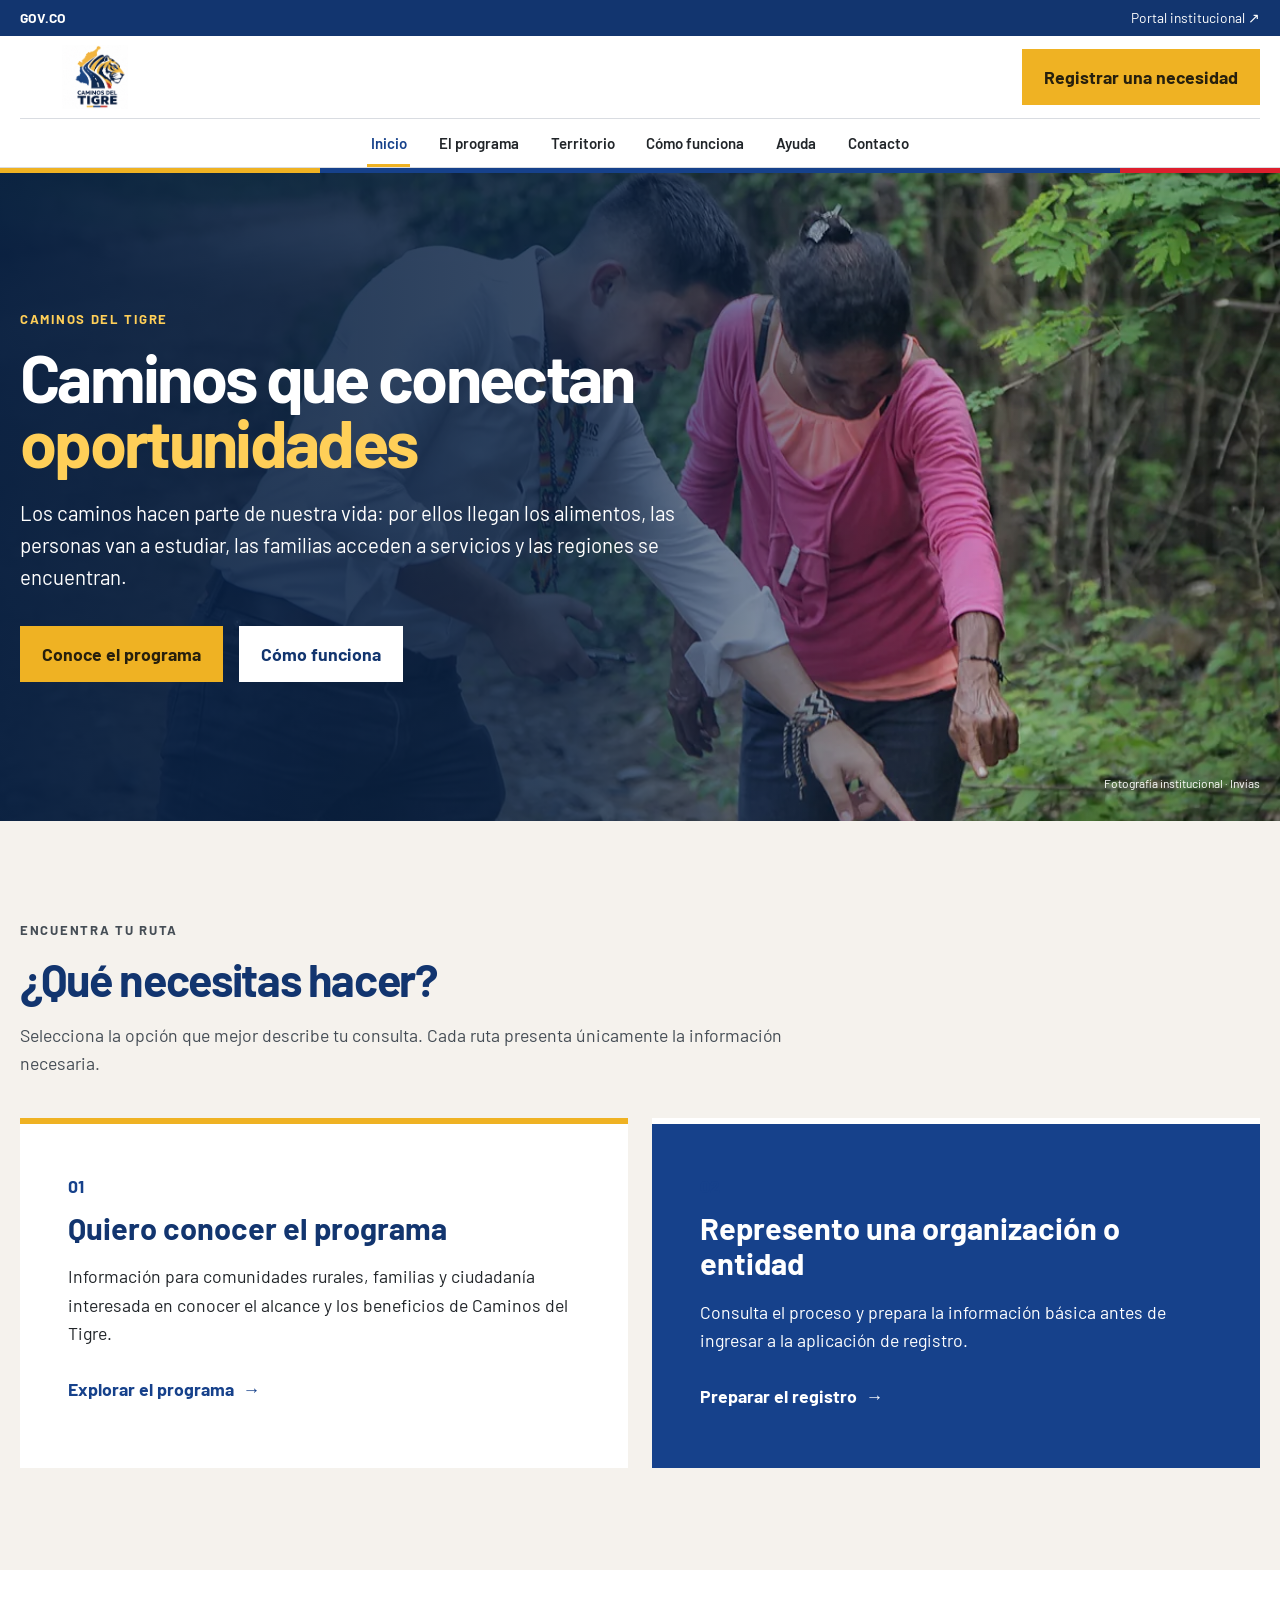
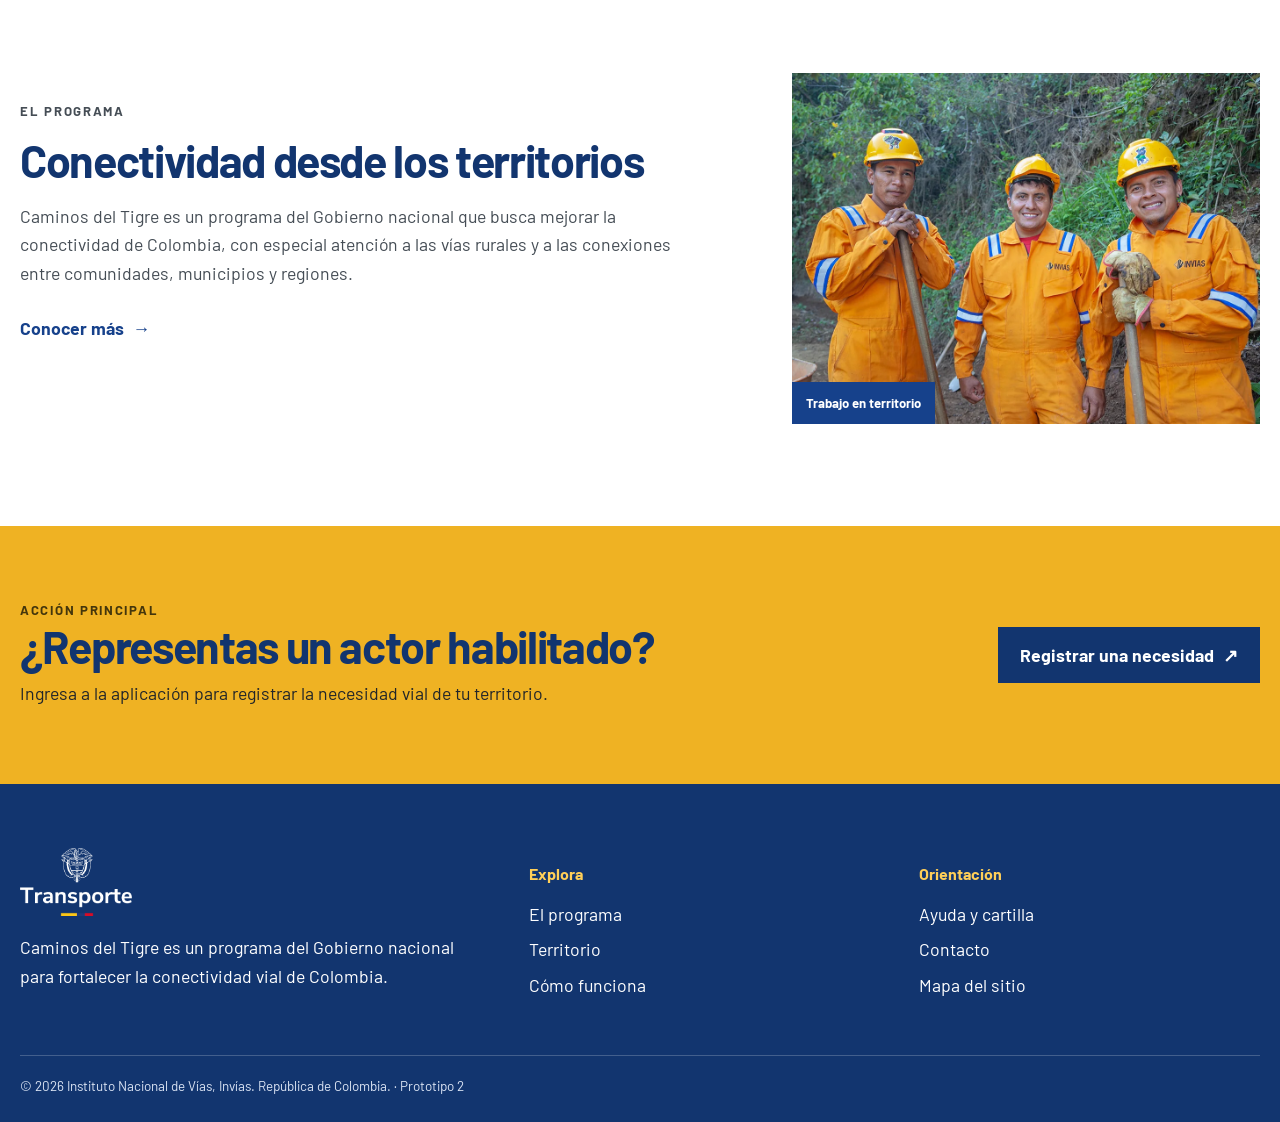
<file: index.html>
<!doctype html><html lang="es"><head><meta charset="utf-8"><meta name="viewport" content="width=device-width,initial-scale=1"><title>Caminos del Tigre · Inicio</title><meta name="description" content="Conoce Caminos del Tigre y encuentra la ruta adecuada para informarte o registrar una necesidad vial."><meta property="og:title" content="Caminos del Tigre"><meta property="og:description" content="Caminos que conectan oportunidades."><meta property="og:type" content="website"><link rel="stylesheet" href="v2.css"><script defer src="v2.js"></script></head><body data-page="inicio">
<a class="skip-link" href="#contenido">Saltar al contenido principal</a><div class="institutional"><div class="shell"><strong>GOV.CO</strong><a href="https://www.invias.gov.co/" target="_blank" rel="noopener">Portal institucional <span aria-hidden="true">↗</span></a></div></div>
<header class="header"><div class="shell header-main"><a class="brand" href="index.html" aria-label="Caminos del Tigre, inicio"><img src="assets/caminos-del-tigre.png" alt="Caminos del Tigre"></a><button class="menu-toggle" type="button" aria-expanded="false" aria-controls="nav">Menú <span aria-hidden="true">☰</span></button><a class="button header-action" href="https://yukon-statement-len-chairman.trycloudflare.com/login" target="_blank" rel="noopener">Registrar una necesidad</a></div><nav class="nav shell" id="nav" aria-label="Navegación principal"><a data-nav="inicio" href="index.html">Inicio</a><a data-nav="programa" href="programa.html">El programa</a><a data-nav="territorio" href="territorio.html">Territorio</a><a data-nav="proceso" href="como-funciona.html">Cómo funciona</a><a data-nav="ayuda" href="ayuda.html">Ayuda</a><a data-nav="contacto" href="contacto.html">Contacto</a></nav></header><div class="tricolor" aria-hidden="true"><i></i><i></i><i></i></div>
<main id="contenido"><section class="home-hero"><div class="shell home-hero-inner"><div><p class="eyebrow">Caminos del Tigre</p><h1>Caminos que conectan <em>oportunidades</em></h1><p class="lead">Los caminos hacen parte de nuestra vida: por ellos llegan los alimentos, las personas van a estudiar, las familias acceden a servicios y las regiones se encuentran.</p><div class="hero-actions"><a class="button" href="programa.html">Conoce el programa</a><a class="button button-light" href="como-funciona.html">Cómo funciona</a></div></div></div><p class="photo-credit">Fotografía institucional · Invías</p></section>
<section class="section warm" aria-labelledby="elige-ruta"><div class="shell"><div class="heading"><p class="kicker">Encuentra tu ruta</p><h2 id="elige-ruta">¿Qué necesitas hacer?</h2><p>Selecciona la opción que mejor describe tu consulta. Cada ruta presenta únicamente la información necesaria.</p></div><div class="route-grid"><article class="route-card"><span aria-hidden="true">01</span><h3>Quiero conocer el programa</h3><p>Información para comunidades rurales, familias y ciudadanía interesada en conocer el alcance y los beneficios de Caminos del Tigre.</p><a class="text-link" href="programa.html">Explorar el programa <span aria-hidden="true">→</span></a></article><article class="route-card route-card-blue"><span aria-hidden="true">02</span><h3>Represento una organización o entidad</h3><p>Consulta el proceso y prepara la información básica antes de ingresar a la aplicación de registro.</p><a class="text-link light-link" href="como-funciona.html">Preparar el registro <span aria-hidden="true">→</span></a></article></div></div></section>
<section class="section"><div class="shell intro-grid"><div class="heading"><p class="kicker">El programa</p><h2>Conectividad desde los territorios</h2><p>Caminos del Tigre es un programa del Gobierno nacional que busca mejorar la conectividad de Colombia, con especial atención a las vías rurales y a las conexiones entre comunidades, municipios y regiones.</p><a class="text-link" href="programa.html">Conocer más <span aria-hidden="true">→</span></a></div><figure class="feature-photo"><img src="assets/seleccion-final-landing/01-trabajadores-caminos-comunitarios.webp" width="1200" height="800" loading="lazy" alt="Tres trabajadores de Invías con equipo de campo en un camino rodeado de vegetación"><figcaption>Trabajo en territorio</figcaption></figure></div></section>
<section class="final-cta"><div class="shell final-cta-inner"><div><p class="kicker dark">Acción principal</p><h2>¿Representas un actor habilitado?</h2><p>Ingresa a la aplicación para registrar la necesidad vial de tu territorio.</p></div><a class="button button-dark" href="https://yukon-statement-len-chairman.trycloudflare.com/login" target="_blank" rel="noopener">Registrar una necesidad <span aria-hidden="true">↗</span></a></div></section></main>
<footer class="footer"><div class="shell footer-grid"><div><img src="assets/logo-mintransporte-blanco.png" alt="Ministerio de Transporte"><p>Caminos del Tigre es un programa del Gobierno nacional para fortalecer la conectividad vial de Colombia.</p></div><div><h2>Explora</h2><a href="programa.html">El programa</a><a href="territorio.html">Territorio</a><a href="como-funciona.html">Cómo funciona</a></div><div><h2>Orientación</h2><a href="ayuda.html">Ayuda y cartilla</a><a href="contacto.html">Contacto</a><a href="sitemap.html">Mapa del sitio</a></div></div><div class="shell footer-bottom">© 2026 Instituto Nacional de Vías, Invías. República de Colombia. · Prototipo 2</div></footer></body></html>
</file>
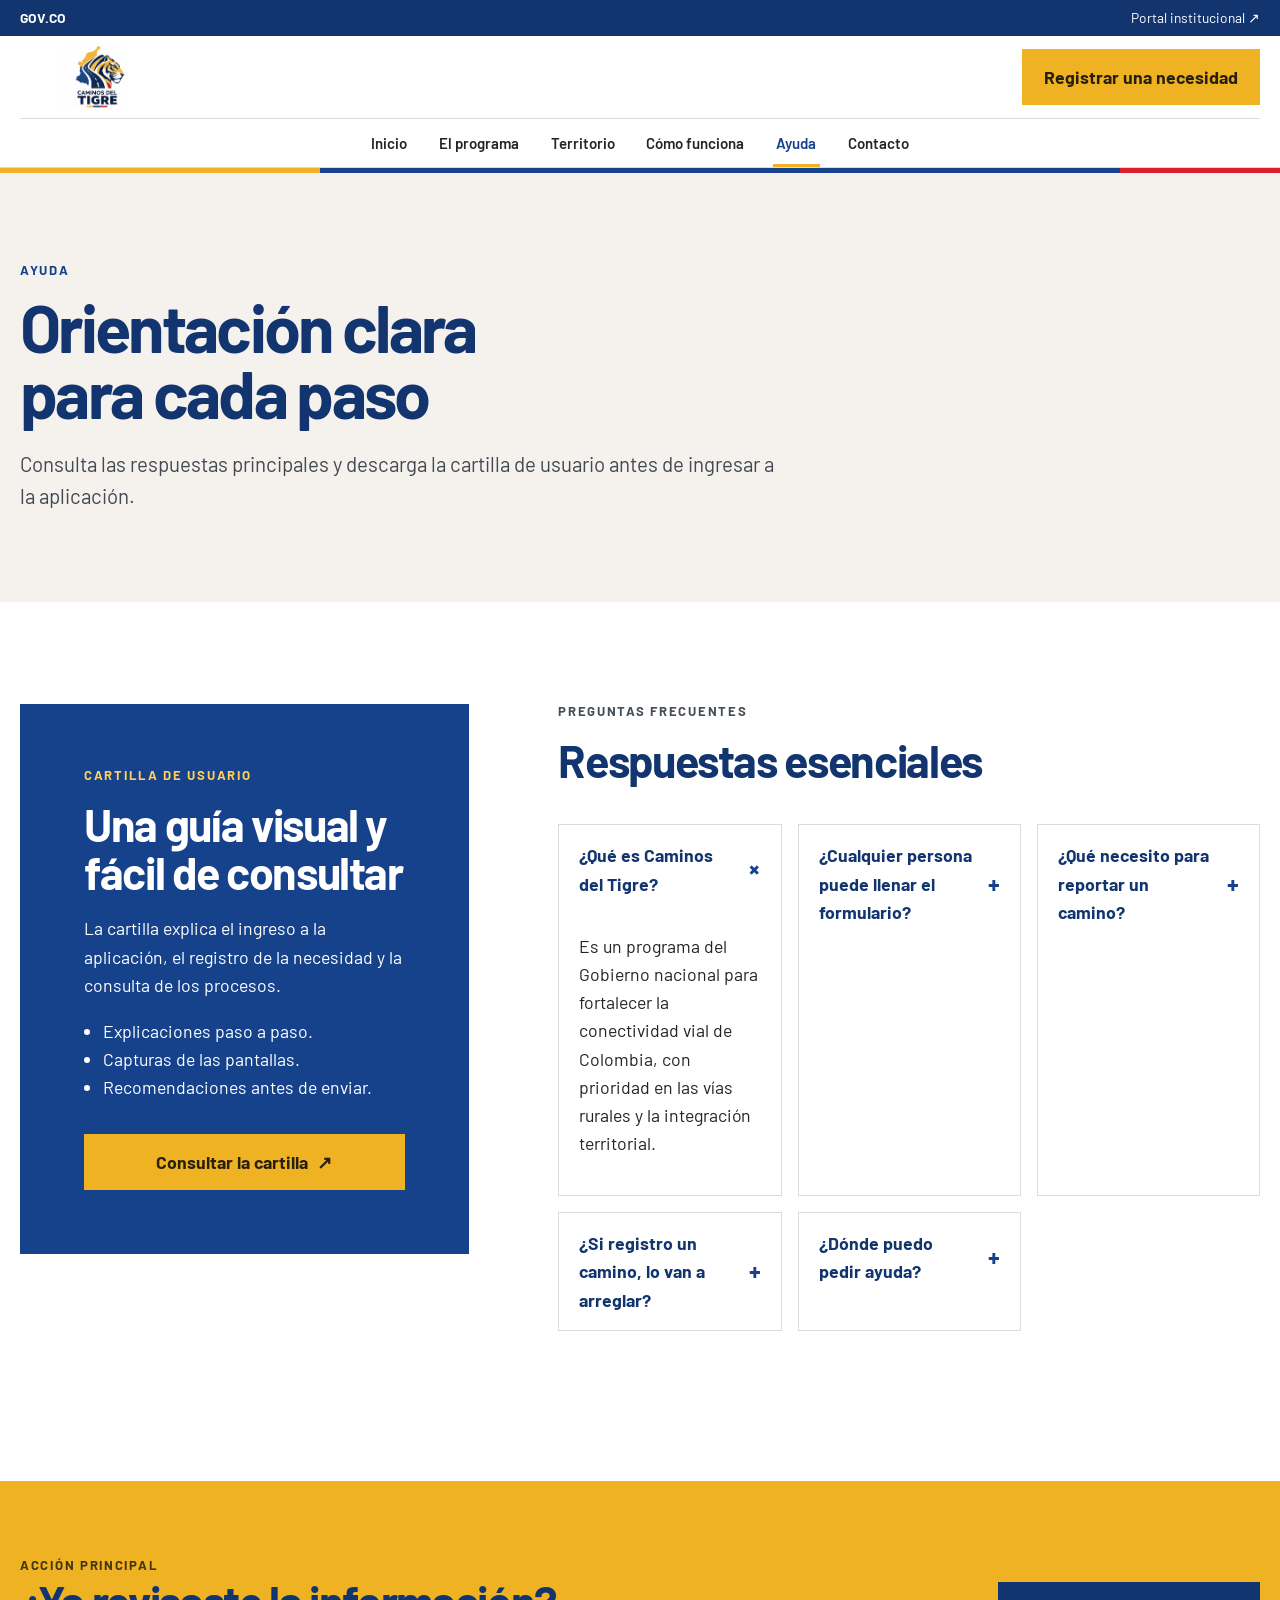
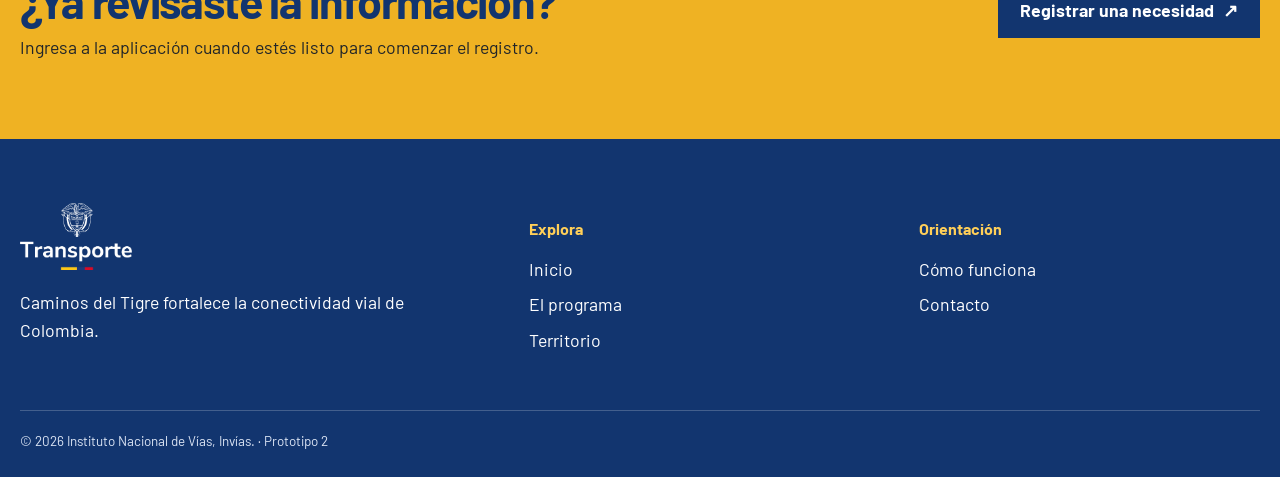
<file: ayuda.html>
<!doctype html><html lang="es"><head><meta charset="utf-8"><meta name="viewport" content="width=device-width,initial-scale=1"><title>Ayuda · Caminos del Tigre</title><meta name="description" content="Consulta preguntas frecuentes y descarga la cartilla de usuario de Caminos del Tigre."><link rel="stylesheet" href="v2.css"><script defer src="v2.js"></script></head><body data-page="ayuda">
<a class="skip-link" href="#contenido">Saltar al contenido principal</a><div class="institutional"><div class="shell"><strong>GOV.CO</strong><a href="https://www.invias.gov.co/" target="_blank" rel="noopener">Portal institucional ↗</a></div></div><header class="header"><div class="shell header-main"><a class="brand" href="index.html" aria-label="Caminos del Tigre, inicio"><img src="assets/caminos-del-tigre.png" alt="Caminos del Tigre"></a><button class="menu-toggle" type="button" aria-expanded="false" aria-controls="nav">Menú <span aria-hidden="true">☰</span></button><a class="button header-action" href="https://yukon-statement-len-chairman.trycloudflare.com/login" target="_blank" rel="noopener">Registrar una necesidad</a></div><nav class="nav shell" id="nav" aria-label="Navegación principal"><a data-nav="inicio" href="index.html">Inicio</a><a data-nav="programa" href="programa.html">El programa</a><a data-nav="territorio" href="territorio.html">Territorio</a><a data-nav="proceso" href="como-funciona.html">Cómo funciona</a><a data-nav="ayuda" href="ayuda.html">Ayuda</a><a data-nav="contacto" href="contacto.html">Contacto</a></nav></header><div class="tricolor" aria-hidden="true"><i></i><i></i><i></i></div>
<main id="contenido"><section class="page-hero warm"><div class="shell"><p class="eyebrow">Ayuda</p><h1>Orientación clara para cada paso</h1><p class="lead dark-lead">Consulta las respuestas principales y descarga la cartilla de usuario antes de ingresar a la aplicación.</p></div></section><section class="section"><div class="shell help-grid"><article class="manual-card"><p class="kicker light">Cartilla de usuario</p><h2>Una guía visual y fácil de consultar</h2><p>La cartilla explica el ingreso a la aplicación, el registro de la necesidad y la consulta de los procesos.</p><ul><li>Explicaciones paso a paso.</li><li>Capturas de las pantallas.</li><li>Recomendaciones antes de enviar.</li></ul><a class="button" href="documentos/Cartilla_Caminos_del_Tigre_INVIAS.pdf" target="_blank">Consultar la cartilla <span aria-hidden="true">↗</span></a></article><div><div class="heading"><p class="kicker">Preguntas frecuentes</p><h2>Respuestas esenciales</h2></div><div class="panels"><details open><summary>¿Qué es Caminos del Tigre?<span aria-hidden="true">+</span></summary><div><p>Es un programa del Gobierno nacional para fortalecer la conectividad vial de Colombia, con prioridad en las vías rurales y la integración territorial.</p></div></details><details><summary>¿Cualquier persona puede llenar el formulario?<span aria-hidden="true">+</span></summary><div><p>El registro está previsto para actores habilitados. La ciudadanía puede acercar sus necesidades a las organizaciones y autoridades que correspondan.</p></div></details><details><summary>¿Qué necesito para reportar un camino?<span aria-hidden="true">+</span></summary><div><p>La ubicación del corredor, una descripción clara de la necesidad y los datos del actor autorizado que presenta el reporte.</p></div></details><details><summary>¿Si registro un camino, lo van a arreglar?<span aria-hidden="true">+</span></summary><div><p>No necesariamente. El registro permite dar a conocer una necesidad, pero no garantiza financiación ni ejecución.</p></div></details><details><summary>¿Dónde puedo pedir ayuda?<span aria-hidden="true">+</span></summary><div><p>Consulta los canales oficiales disponibles en la sección de contacto.</p></div></details></div></div></div></section><section class="final-cta"><div class="shell final-cta-inner"><div><p class="kicker dark">Acción principal</p><h2>¿Ya revisaste la información?</h2><p>Ingresa a la aplicación cuando estés listo para comenzar el registro.</p></div><a class="button button-dark" href="https://yukon-statement-len-chairman.trycloudflare.com/login" target="_blank" rel="noopener">Registrar una necesidad <span aria-hidden="true">↗</span></a></div></section></main>
<footer class="footer"><div class="shell footer-grid"><div><img src="assets/logo-mintransporte-blanco.png" alt="Ministerio de Transporte"><p>Caminos del Tigre fortalece la conectividad vial de Colombia.</p></div><div><h2>Explora</h2><a href="index.html">Inicio</a><a href="programa.html">El programa</a><a href="territorio.html">Territorio</a></div><div><h2>Orientación</h2><a href="como-funciona.html">Cómo funciona</a><a href="contacto.html">Contacto</a></div></div><div class="shell footer-bottom">© 2026 Instituto Nacional de Vías, Invías. · Prototipo 2</div></footer></body></html>
</file>
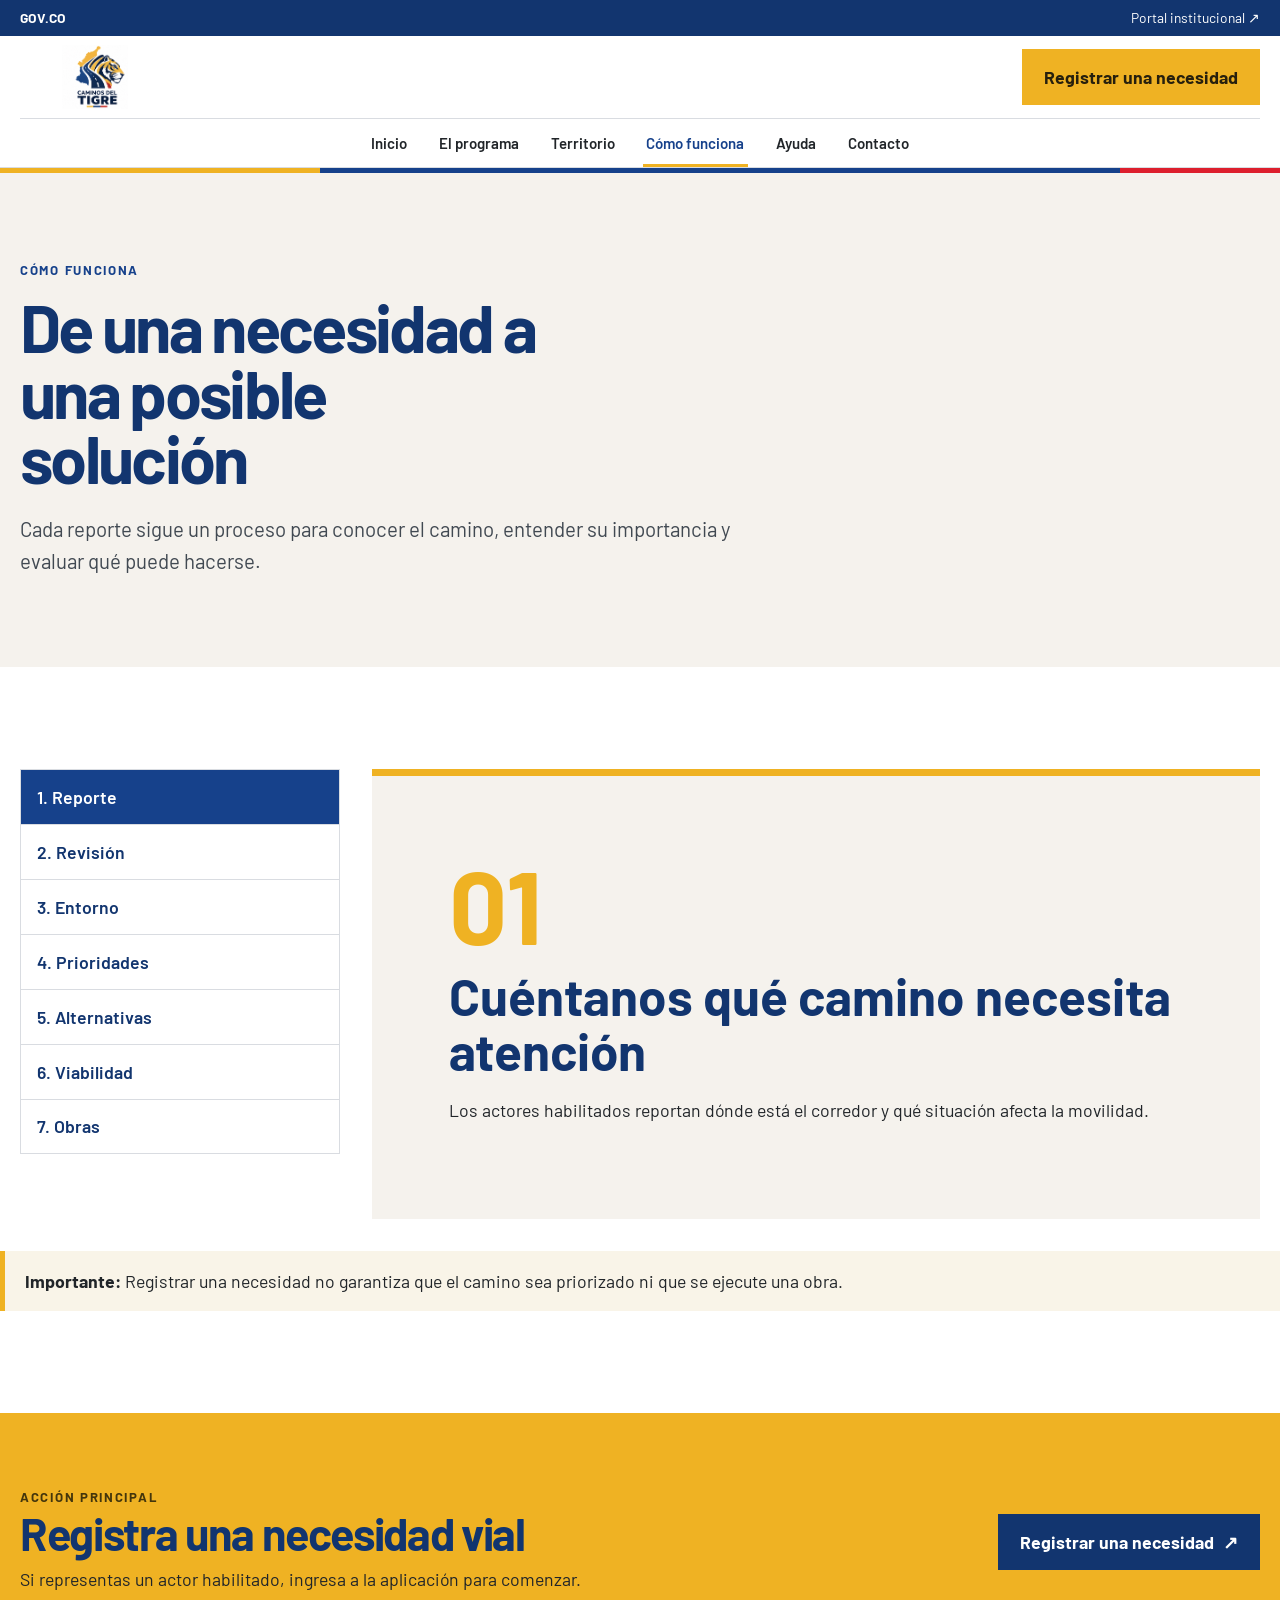
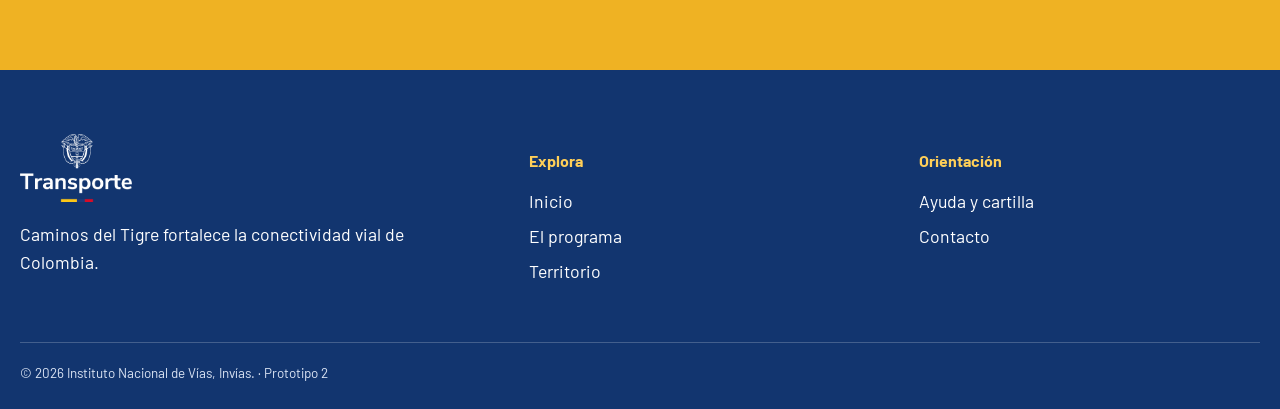
<file: como-funciona.html>
<!doctype html><html lang="es"><head><meta charset="utf-8"><meta name="viewport" content="width=device-width,initial-scale=1"><title>Cómo funciona · Caminos del Tigre</title><meta name="description" content="Conoce las etapas de Caminos del Tigre y prepara el registro de una necesidad vial."><link rel="stylesheet" href="v2.css"><script defer src="v2.js"></script></head><body data-page="proceso">
<a class="skip-link" href="#contenido">Saltar al contenido principal</a><div class="institutional"><div class="shell"><strong>GOV.CO</strong><a href="https://www.invias.gov.co/" target="_blank" rel="noopener">Portal institucional ↗</a></div></div><header class="header"><div class="shell header-main"><a class="brand" href="index.html" aria-label="Caminos del Tigre, inicio"><img src="assets/caminos-del-tigre.png" alt="Caminos del Tigre"></a><button class="menu-toggle" type="button" aria-expanded="false" aria-controls="nav">Menú <span aria-hidden="true">☰</span></button><a class="button header-action" href="https://yukon-statement-len-chairman.trycloudflare.com/login" target="_blank" rel="noopener">Registrar una necesidad</a></div><nav class="nav shell" id="nav" aria-label="Navegación principal"><a data-nav="inicio" href="index.html">Inicio</a><a data-nav="programa" href="programa.html">El programa</a><a data-nav="territorio" href="territorio.html">Territorio</a><a data-nav="proceso" href="como-funciona.html">Cómo funciona</a><a data-nav="ayuda" href="ayuda.html">Ayuda</a><a data-nav="contacto" href="contacto.html">Contacto</a></nav></header><div class="tricolor" aria-hidden="true"><i></i><i></i><i></i></div>
<main id="contenido"><section class="page-hero warm"><div class="shell"><p class="eyebrow">Cómo funciona</p><h1>De una necesidad a una posible solución</h1><p class="lead dark-lead">Cada reporte sigue un proceso para conocer el camino, entender su importancia y evaluar qué puede hacerse.</p></div></section><section class="section"><div class="shell process-layout"><aside class="process-index" aria-label="Etapas del proceso"><button type="button" class="process-tab active" data-panel="etapa-1">1. Reporte</button><button type="button" class="process-tab" data-panel="etapa-2">2. Revisión</button><button type="button" class="process-tab" data-panel="etapa-3">3. Entorno</button><button type="button" class="process-tab" data-panel="etapa-4">4. Prioridades</button><button type="button" class="process-tab" data-panel="etapa-5">5. Alternativas</button><button type="button" class="process-tab" data-panel="etapa-6">6. Viabilidad</button><button type="button" class="process-tab" data-panel="etapa-7">7. Obras</button></aside><div class="process-panels"><article id="etapa-1" class="process-panel active"><span>01</span><h2>Cuéntanos qué camino necesita atención</h2><p>Los actores habilitados reportan dónde está el corredor y qué situación afecta la movilidad.</p></article><article id="etapa-2" class="process-panel"><span>02</span><h2>Revisamos la información</h2><p>Organizamos los datos, verificamos lo reportado y revisamos posibles restricciones o información faltante.</p></article><article id="etapa-3" class="process-panel"><span>03</span><h2>Conocemos su entorno</h2><p>Analizamos el corredor junto con información del territorio para entender a quién conecta y qué representa para la región.</p></article><article id="etapa-4" class="process-panel"><span>04</span><h2>Definimos prioridades</h2><p>Valoramos las necesidades con criterios técnicos, sociales, territoriales y económicos, junto con el mecanismo de participación que se establezca.</p></article><article id="etapa-5" class="process-panel"><span>05</span><h2>Preparamos las alternativas</h2><p>Para los proyectos priorizados revisamos estudios disponibles y definimos qué soluciones o diseños se necesitan.</p></article><article id="etapa-6" class="process-panel"><span>06</span><h2>Buscamos cómo hacerlos viables</h2><p>Analizamos financiación, requisitos y alternativas para preparar los proyectos que puedan avanzar.</p></article><article id="etapa-7" class="process-panel"><span>07</span><h2>Las obras avanzan cuando están listas</h2><p>Solo los proyectos que cumplan las condiciones correspondientes podrán pasar a contratación y ejecución.</p></article></div></div><p class="notice"><strong>Importante:</strong> Registrar una necesidad no garantiza que el camino sea priorizado ni que se ejecute una obra.</p></section><section class="final-cta"><div class="shell final-cta-inner"><div><p class="kicker dark">Acción principal</p><h2>Registra una necesidad vial</h2><p>Si representas un actor habilitado, ingresa a la aplicación para comenzar.</p></div><a class="button button-dark" href="https://yukon-statement-len-chairman.trycloudflare.com/login" target="_blank" rel="noopener">Registrar una necesidad <span aria-hidden="true">↗</span></a></div></section></main>
<footer class="footer"><div class="shell footer-grid"><div><img src="assets/logo-mintransporte-blanco.png" alt="Ministerio de Transporte"><p>Caminos del Tigre fortalece la conectividad vial de Colombia.</p></div><div><h2>Explora</h2><a href="index.html">Inicio</a><a href="programa.html">El programa</a><a href="territorio.html">Territorio</a></div><div><h2>Orientación</h2><a href="ayuda.html">Ayuda y cartilla</a><a href="contacto.html">Contacto</a></div></div><div class="shell footer-bottom">© 2026 Instituto Nacional de Vías, Invías. · Prototipo 2</div></footer></body></html>
</file>
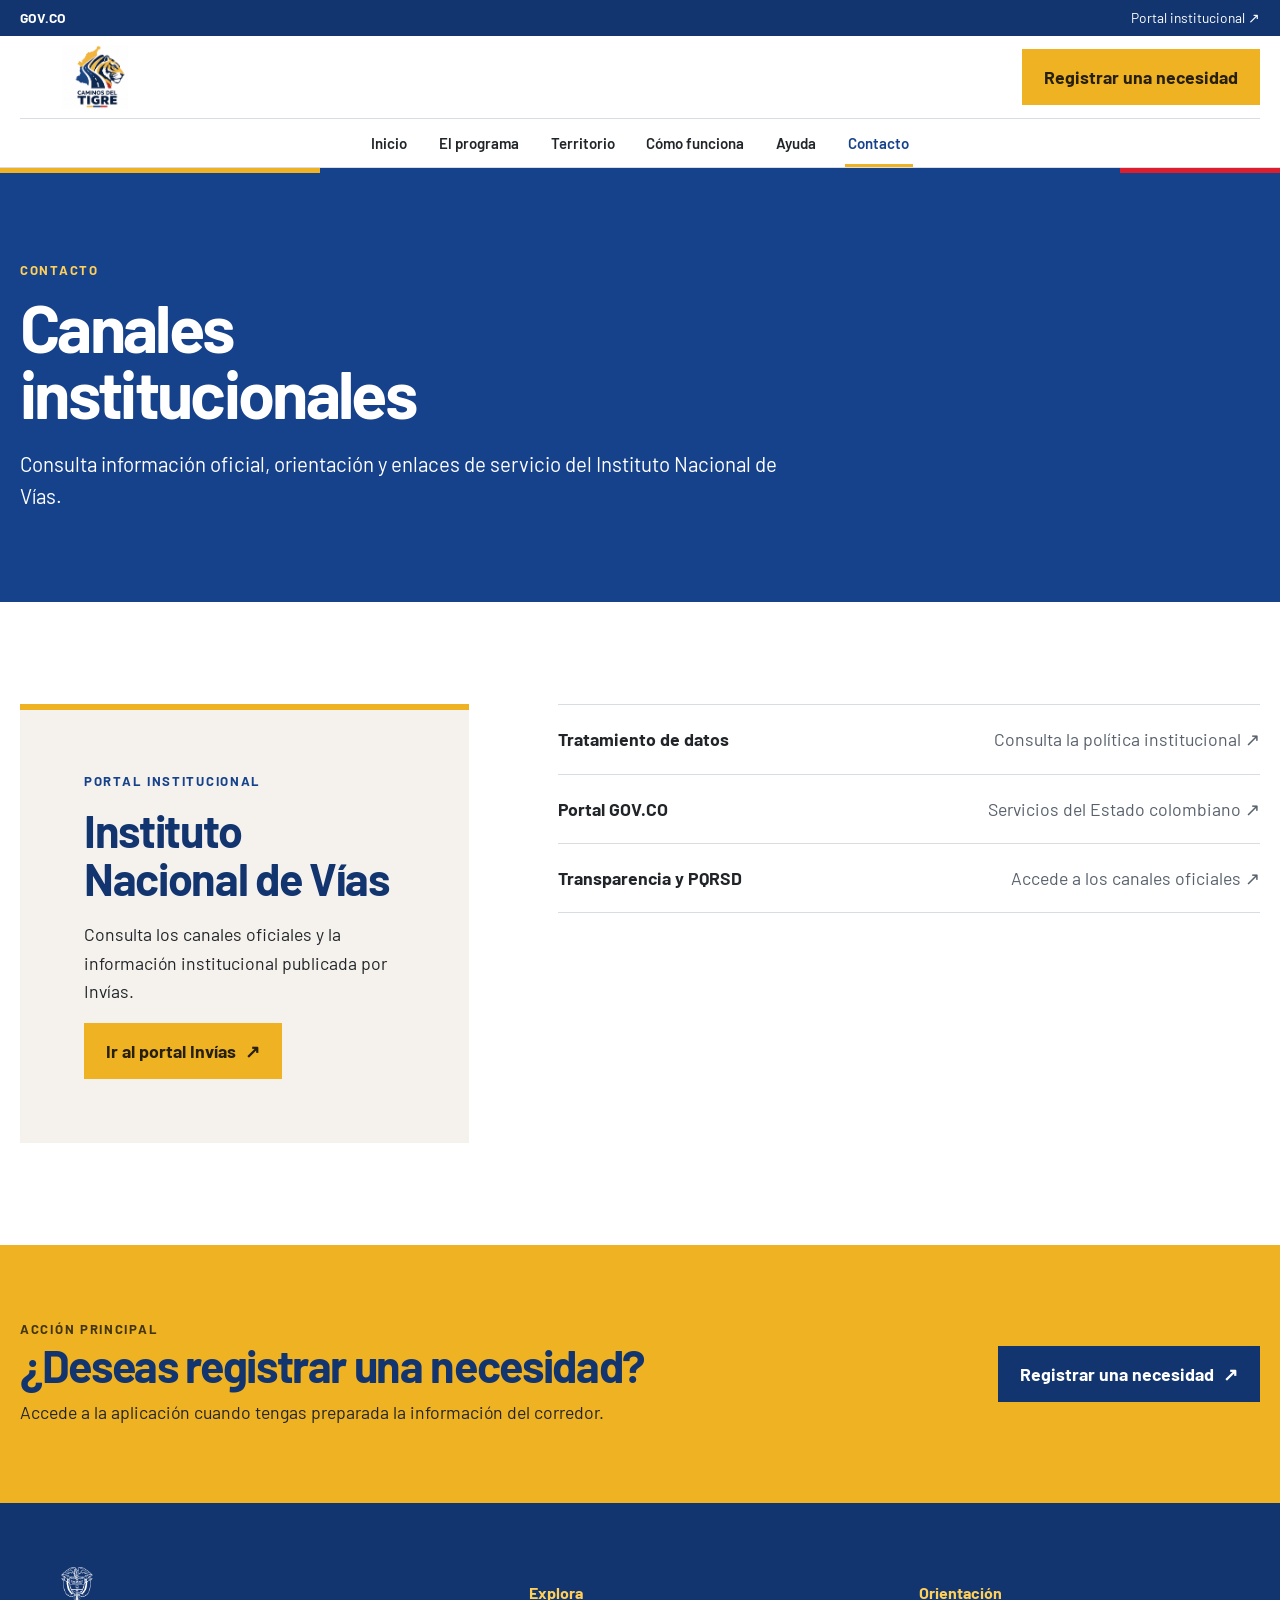
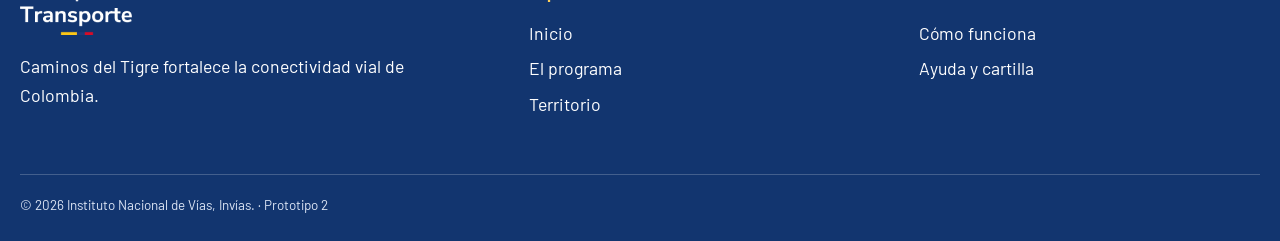
<file: contacto.html>
<!doctype html><html lang="es"><head><meta charset="utf-8"><meta name="viewport" content="width=device-width,initial-scale=1"><title>Contacto · Caminos del Tigre</title><meta name="description" content="Consulta los canales institucionales relacionados con Caminos del Tigre."><link rel="stylesheet" href="v2.css"><script defer src="v2.js"></script></head><body data-page="contacto">
<a class="skip-link" href="#contenido">Saltar al contenido principal</a><div class="institutional"><div class="shell"><strong>GOV.CO</strong><a href="https://www.invias.gov.co/" target="_blank" rel="noopener">Portal institucional ↗</a></div></div><header class="header"><div class="shell header-main"><a class="brand" href="index.html" aria-label="Caminos del Tigre, inicio"><img src="assets/caminos-del-tigre.png" alt="Caminos del Tigre"></a><button class="menu-toggle" type="button" aria-expanded="false" aria-controls="nav">Menú <span aria-hidden="true">☰</span></button><a class="button header-action" href="https://yukon-statement-len-chairman.trycloudflare.com/login" target="_blank" rel="noopener">Registrar una necesidad</a></div><nav class="nav shell" id="nav" aria-label="Navegación principal"><a data-nav="inicio" href="index.html">Inicio</a><a data-nav="programa" href="programa.html">El programa</a><a data-nav="territorio" href="territorio.html">Territorio</a><a data-nav="proceso" href="como-funciona.html">Cómo funciona</a><a data-nav="ayuda" href="ayuda.html">Ayuda</a><a data-nav="contacto" href="contacto.html">Contacto</a></nav></header><div class="tricolor" aria-hidden="true"><i></i><i></i><i></i></div>
<main id="contenido"><section class="page-hero blue-page"><div class="shell"><p class="eyebrow light">Contacto</p><h1>Canales institucionales</h1><p class="lead">Consulta información oficial, orientación y enlaces de servicio del Instituto Nacional de Vías.</p></div></section><section class="section"><div class="shell contact-grid"><article class="contact-card"><p class="kicker">Portal institucional</p><h2>Instituto Nacional de Vías</h2><p>Consulta los canales oficiales y la información institucional publicada por Invías.</p><a class="button" href="https://www.invias.gov.co/" target="_blank" rel="noopener">Ir al portal Invías <span aria-hidden="true">↗</span></a></article><div class="link-list"><a href="https://www.invias.gov.co/index.php/archivo-y-documentos/politicas-y-lineamientos/18521-politica-para-el-tratamiento-de-datos-personales-2024/file" target="_blank" rel="noopener"><strong>Tratamiento de datos</strong><span>Consulta la política institucional ↗</span></a><a href="https://www.gov.co/" target="_blank" rel="noopener"><strong>Portal GOV.CO</strong><span>Servicios del Estado colombiano ↗</span></a><a href="https://www.invias.gov.co/" target="_blank" rel="noopener"><strong>Transparencia y PQRSD</strong><span>Accede a los canales oficiales ↗</span></a></div></div></section><section class="final-cta"><div class="shell final-cta-inner"><div><p class="kicker dark">Acción principal</p><h2>¿Deseas registrar una necesidad?</h2><p>Accede a la aplicación cuando tengas preparada la información del corredor.</p></div><a class="button button-dark" href="https://yukon-statement-len-chairman.trycloudflare.com/login" target="_blank" rel="noopener">Registrar una necesidad <span aria-hidden="true">↗</span></a></div></section></main>
<footer class="footer"><div class="shell footer-grid"><div><img src="assets/logo-mintransporte-blanco.png" alt="Ministerio de Transporte"><p>Caminos del Tigre fortalece la conectividad vial de Colombia.</p></div><div><h2>Explora</h2><a href="index.html">Inicio</a><a href="programa.html">El programa</a><a href="territorio.html">Territorio</a></div><div><h2>Orientación</h2><a href="como-funciona.html">Cómo funciona</a><a href="ayuda.html">Ayuda y cartilla</a></div></div><div class="shell footer-bottom">© 2026 Instituto Nacional de Vías, Invías. · Prototipo 2</div></footer></body></html>
</file>
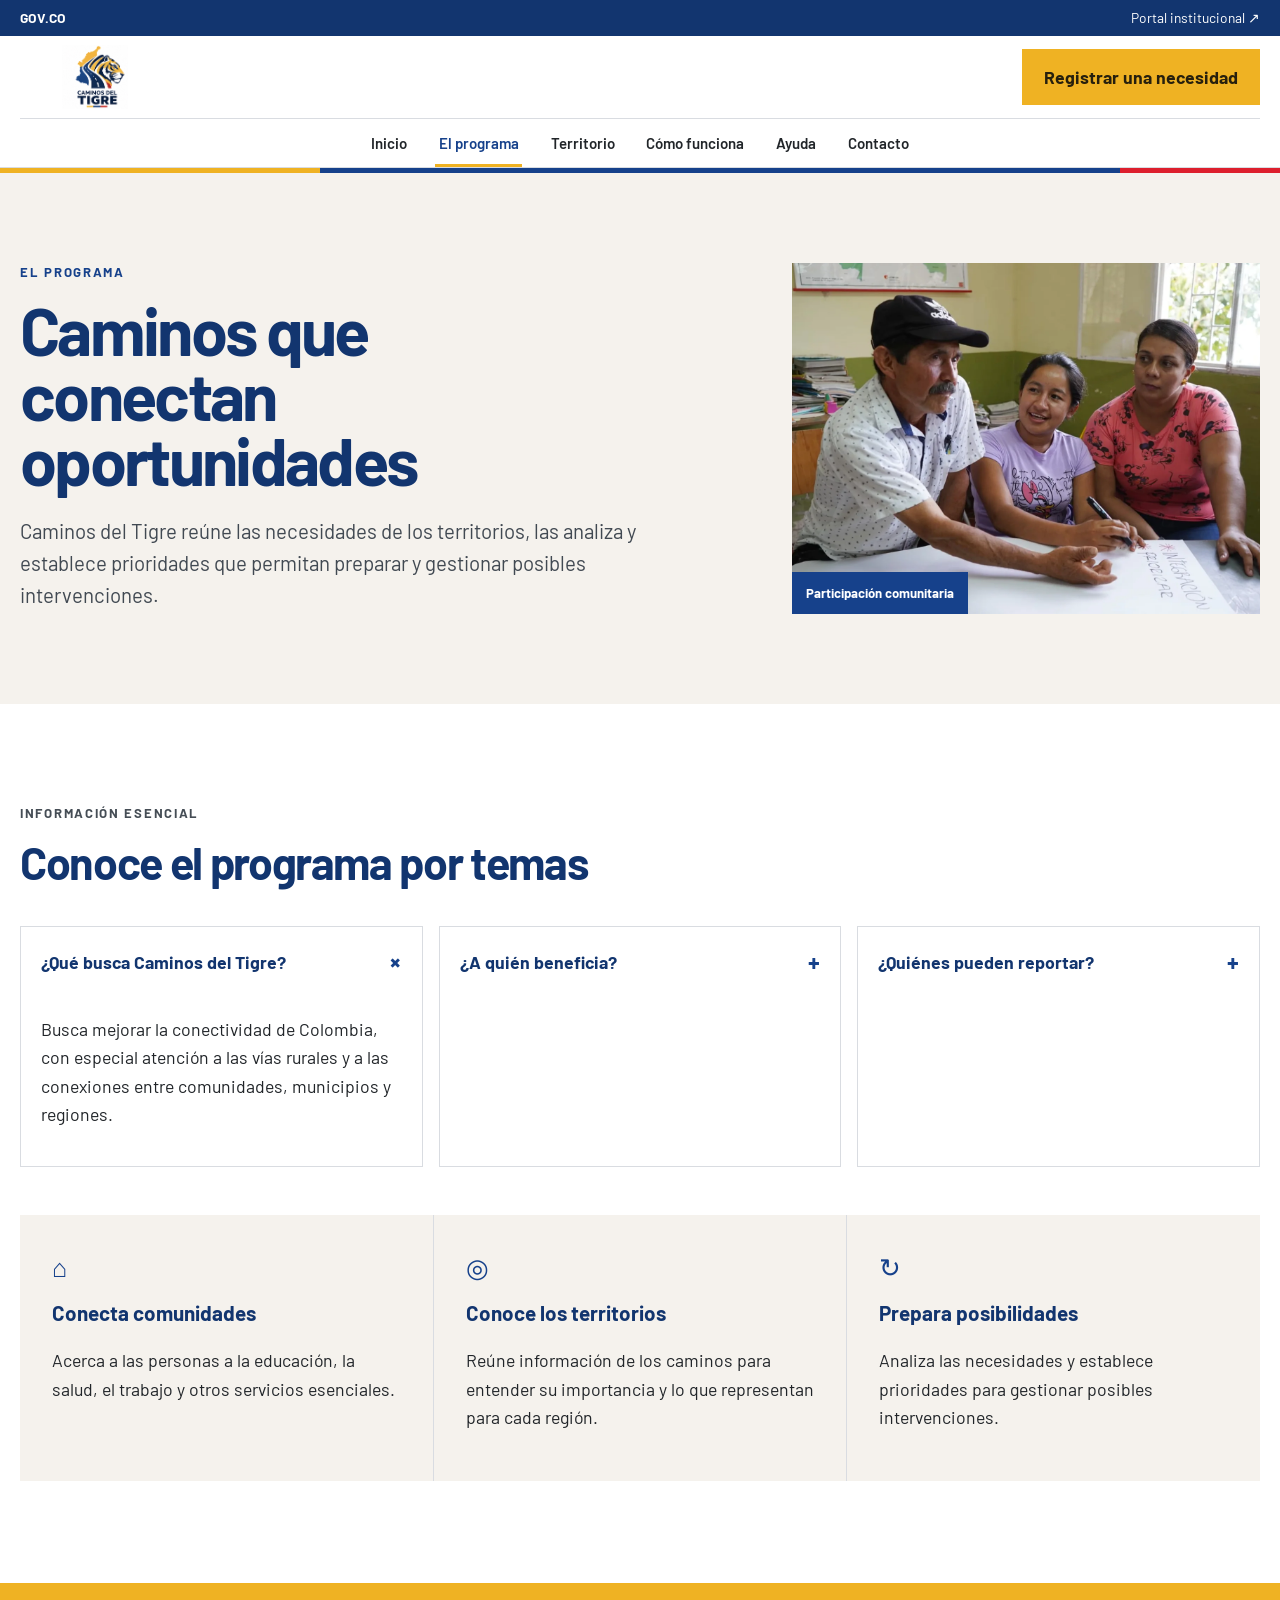
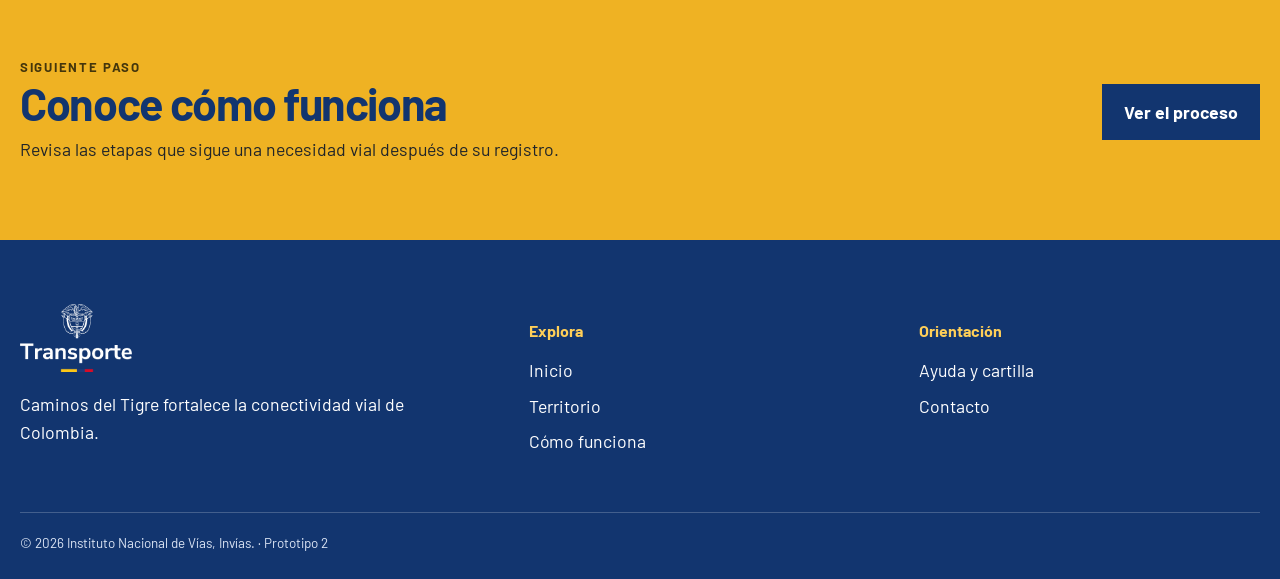
<file: programa.html>
<!doctype html><html lang="es"><head><meta charset="utf-8"><meta name="viewport" content="width=device-width,initial-scale=1"><title>El programa · Caminos del Tigre</title><meta name="description" content="Conoce qué es Caminos del Tigre, sus beneficios y a quién está dirigido."><link rel="stylesheet" href="v2.css"><script defer src="v2.js"></script></head><body data-page="programa">
<a class="skip-link" href="#contenido">Saltar al contenido principal</a><div class="institutional"><div class="shell"><strong>GOV.CO</strong><a href="https://www.invias.gov.co/" target="_blank" rel="noopener">Portal institucional ↗</a></div></div><header class="header"><div class="shell header-main"><a class="brand" href="index.html" aria-label="Caminos del Tigre, inicio"><img src="assets/caminos-del-tigre.png" alt="Caminos del Tigre"></a><button class="menu-toggle" type="button" aria-expanded="false" aria-controls="nav">Menú <span aria-hidden="true">☰</span></button><a class="button header-action" href="https://yukon-statement-len-chairman.trycloudflare.com/login" target="_blank" rel="noopener">Registrar una necesidad</a></div><nav class="nav shell" id="nav" aria-label="Navegación principal"><a data-nav="inicio" href="index.html">Inicio</a><a data-nav="programa" href="programa.html">El programa</a><a data-nav="territorio" href="territorio.html">Territorio</a><a data-nav="proceso" href="como-funciona.html">Cómo funciona</a><a data-nav="ayuda" href="ayuda.html">Ayuda</a><a data-nav="contacto" href="contacto.html">Contacto</a></nav></header><div class="tricolor" aria-hidden="true"><i></i><i></i><i></i></div>
<main id="contenido"><section class="page-hero warm"><div class="shell page-hero-grid"><div><p class="eyebrow">El programa</p><h1>Caminos que conectan oportunidades</h1><p class="lead dark-lead">Caminos del Tigre reúne las necesidades de los territorios, las analiza y establece prioridades que permitan preparar y gestionar posibles intervenciones.</p></div><figure class="feature-photo"><img src="assets/seleccion-final-landing/04-participacion-comunitaria.webp" width="1500" height="1000" alt="Integrantes de una comunidad participan en una actividad de planeación"><figcaption>Participación comunitaria</figcaption></figure></div></section>
<section class="section"><div class="shell"><div class="heading"><p class="kicker">Información esencial</p><h2>Conoce el programa por temas</h2></div><div class="panels"><details open><summary>¿Qué busca Caminos del Tigre?<span aria-hidden="true">+</span></summary><div><p>Busca mejorar la conectividad de Colombia, con especial atención a las vías rurales y a las conexiones entre comunidades, municipios y regiones.</p></div></details><details><summary>¿A quién beneficia?<span aria-hidden="true">+</span></summary><div><p>A comunidades rurales, familias, estudiantes, productores, comerciantes y personas que necesitan desplazarse entre territorios.</p></div></details><details><summary>¿Quiénes pueden reportar?<span aria-hidden="true">+</span></summary><div><p>Los actores que autorice el programa, como organizaciones comunitarias, entidades territoriales, gremios y otros canales institucionales habilitados.</p></div></details></div><div class="benefit-grid"><article><span aria-hidden="true">⌂</span><h3>Conecta comunidades</h3><p>Acerca a las personas a la educación, la salud, el trabajo y otros servicios esenciales.</p></article><article><span aria-hidden="true">◎</span><h3>Conoce los territorios</h3><p>Reúne información de los caminos para entender su importancia y lo que representan para cada región.</p></article><article><span aria-hidden="true">↻</span><h3>Prepara posibilidades</h3><p>Analiza las necesidades y establece prioridades para gestionar posibles intervenciones.</p></article></div></div></section>
<section class="final-cta"><div class="shell final-cta-inner"><div><p class="kicker dark">Siguiente paso</p><h2>Conoce cómo funciona</h2><p>Revisa las etapas que sigue una necesidad vial después de su registro.</p></div><a class="button button-dark" href="como-funciona.html">Ver el proceso</a></div></section></main>
<footer class="footer"><div class="shell footer-grid"><div><img src="assets/logo-mintransporte-blanco.png" alt="Ministerio de Transporte"><p>Caminos del Tigre fortalece la conectividad vial de Colombia.</p></div><div><h2>Explora</h2><a href="index.html">Inicio</a><a href="territorio.html">Territorio</a><a href="como-funciona.html">Cómo funciona</a></div><div><h2>Orientación</h2><a href="ayuda.html">Ayuda y cartilla</a><a href="contacto.html">Contacto</a></div></div><div class="shell footer-bottom">© 2026 Instituto Nacional de Vías, Invías. · Prototipo 2</div></footer></body></html>
</file>
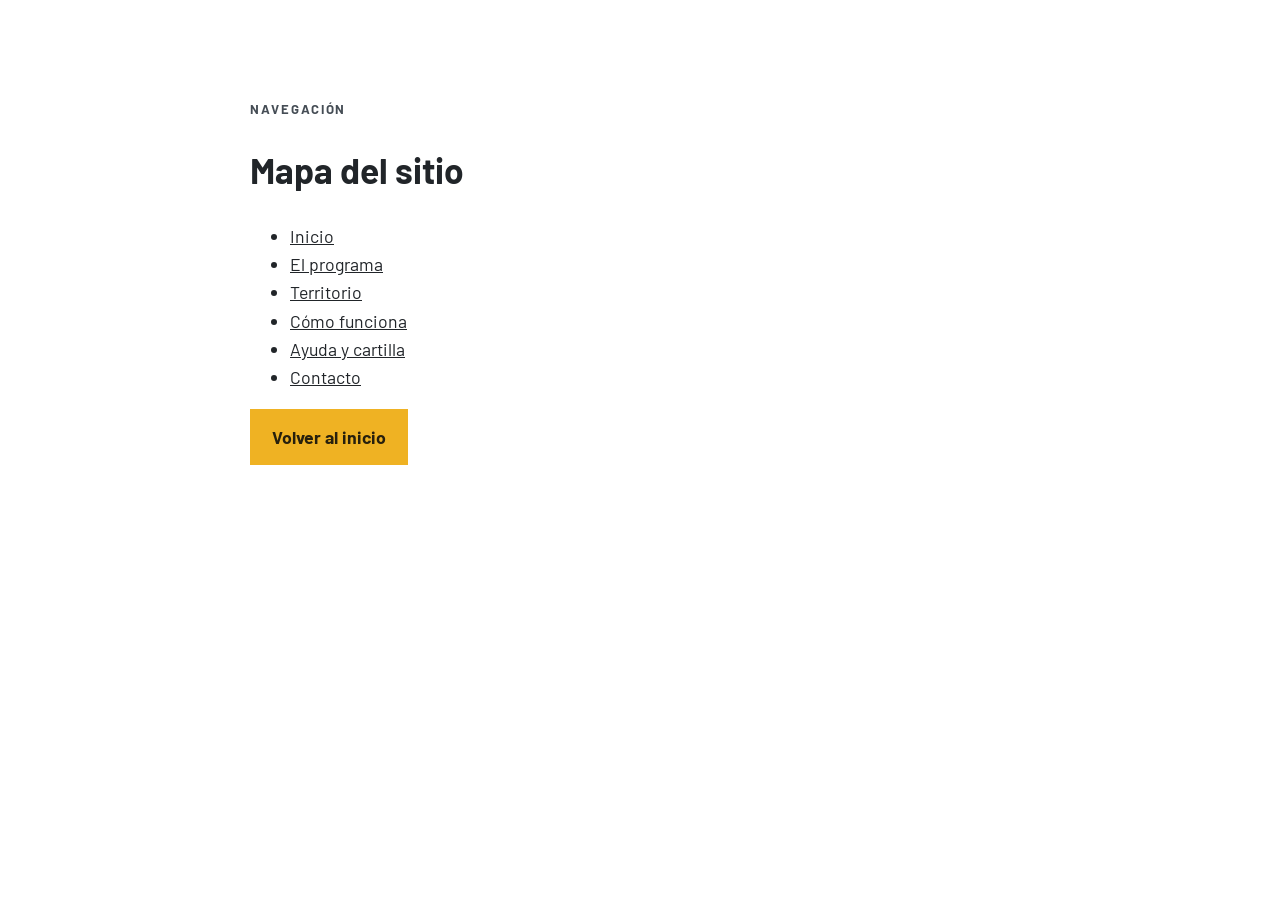
<file: sitemap.html>
<!doctype html><html lang="es"><head><meta charset="utf-8"><meta name="viewport" content="width=device-width,initial-scale=1"><title>Mapa del sitio · Caminos del Tigre</title><link rel="stylesheet" href="v2.css"></head><body><main class="section"><div class="shell heading"><p class="kicker">Navegación</p><h1>Mapa del sitio</h1><ul><li><a href="index.html">Inicio</a></li><li><a href="programa.html">El programa</a></li><li><a href="territorio.html">Territorio</a></li><li><a href="como-funciona.html">Cómo funciona</a></li><li><a href="ayuda.html">Ayuda y cartilla</a></li><li><a href="contacto.html">Contacto</a></li></ul><p><a class="button" href="index.html">Volver al inicio</a></p></div></main></body></html>
</file>
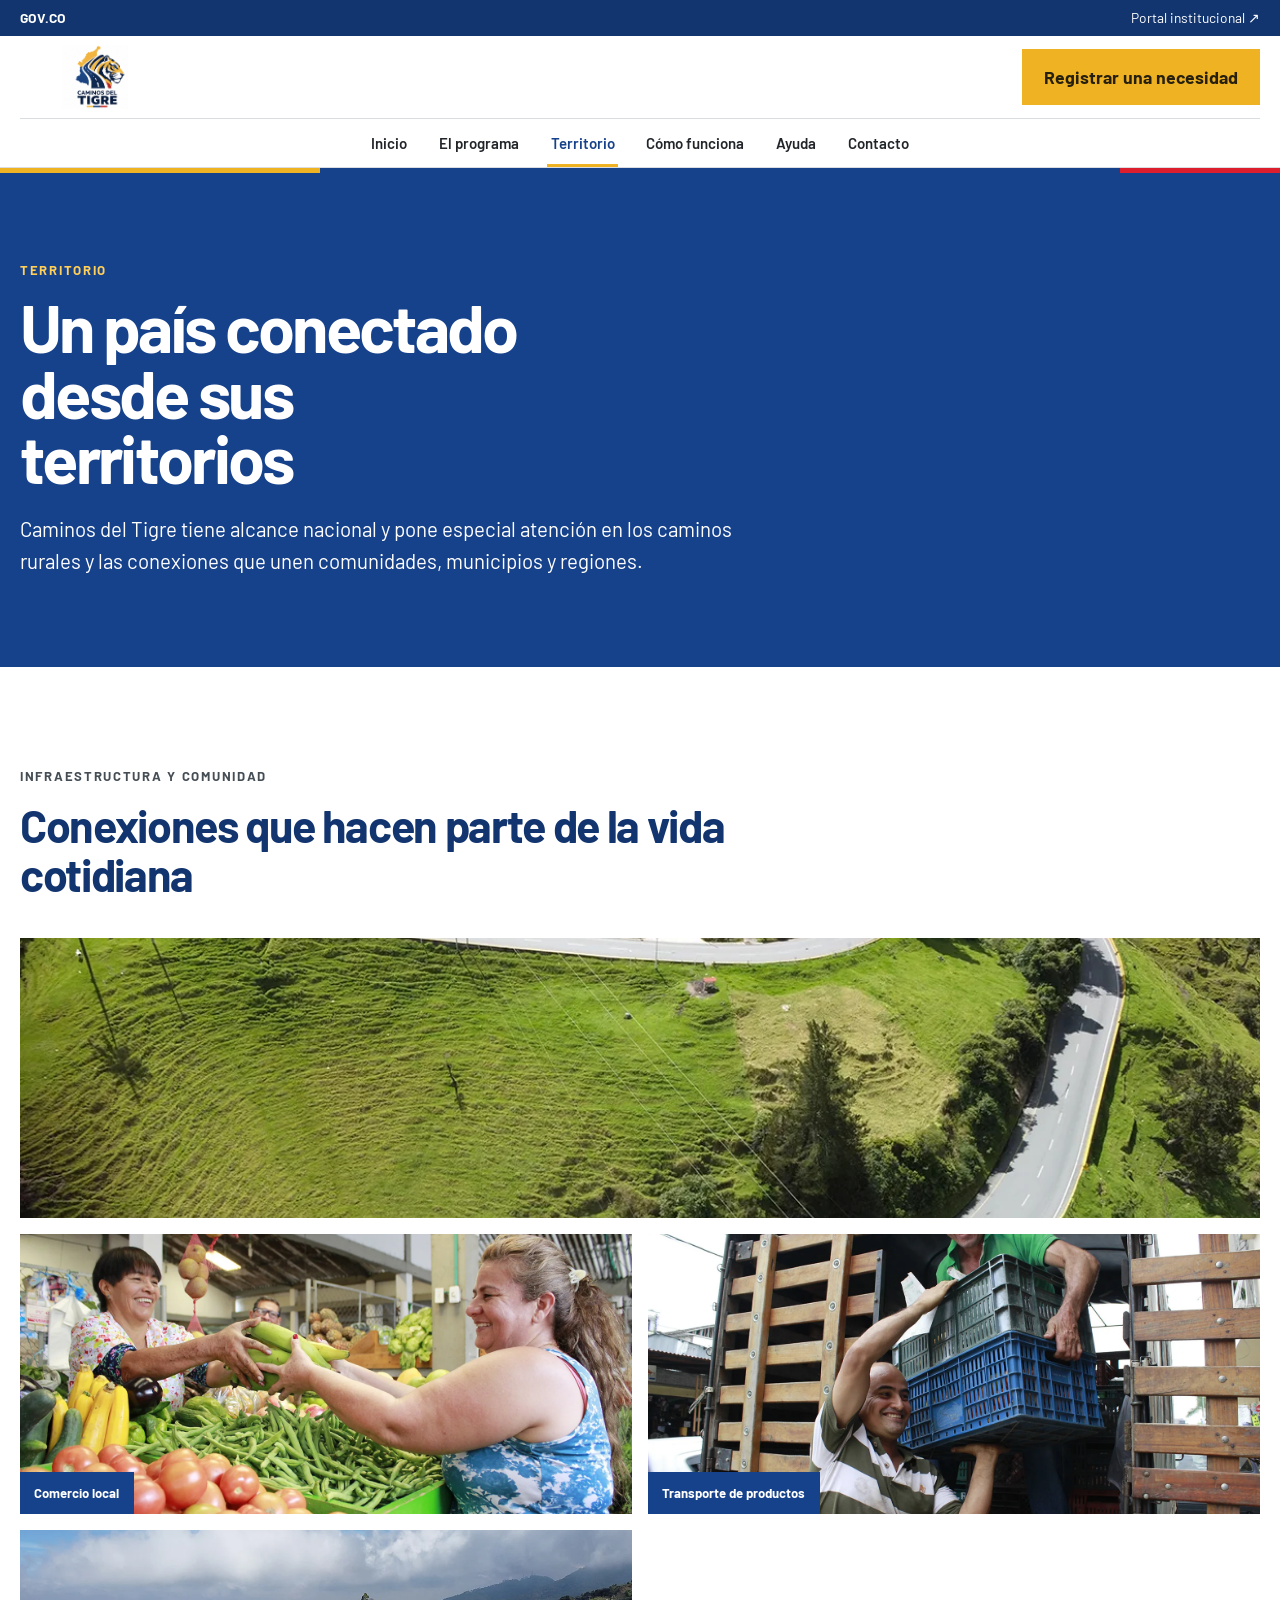
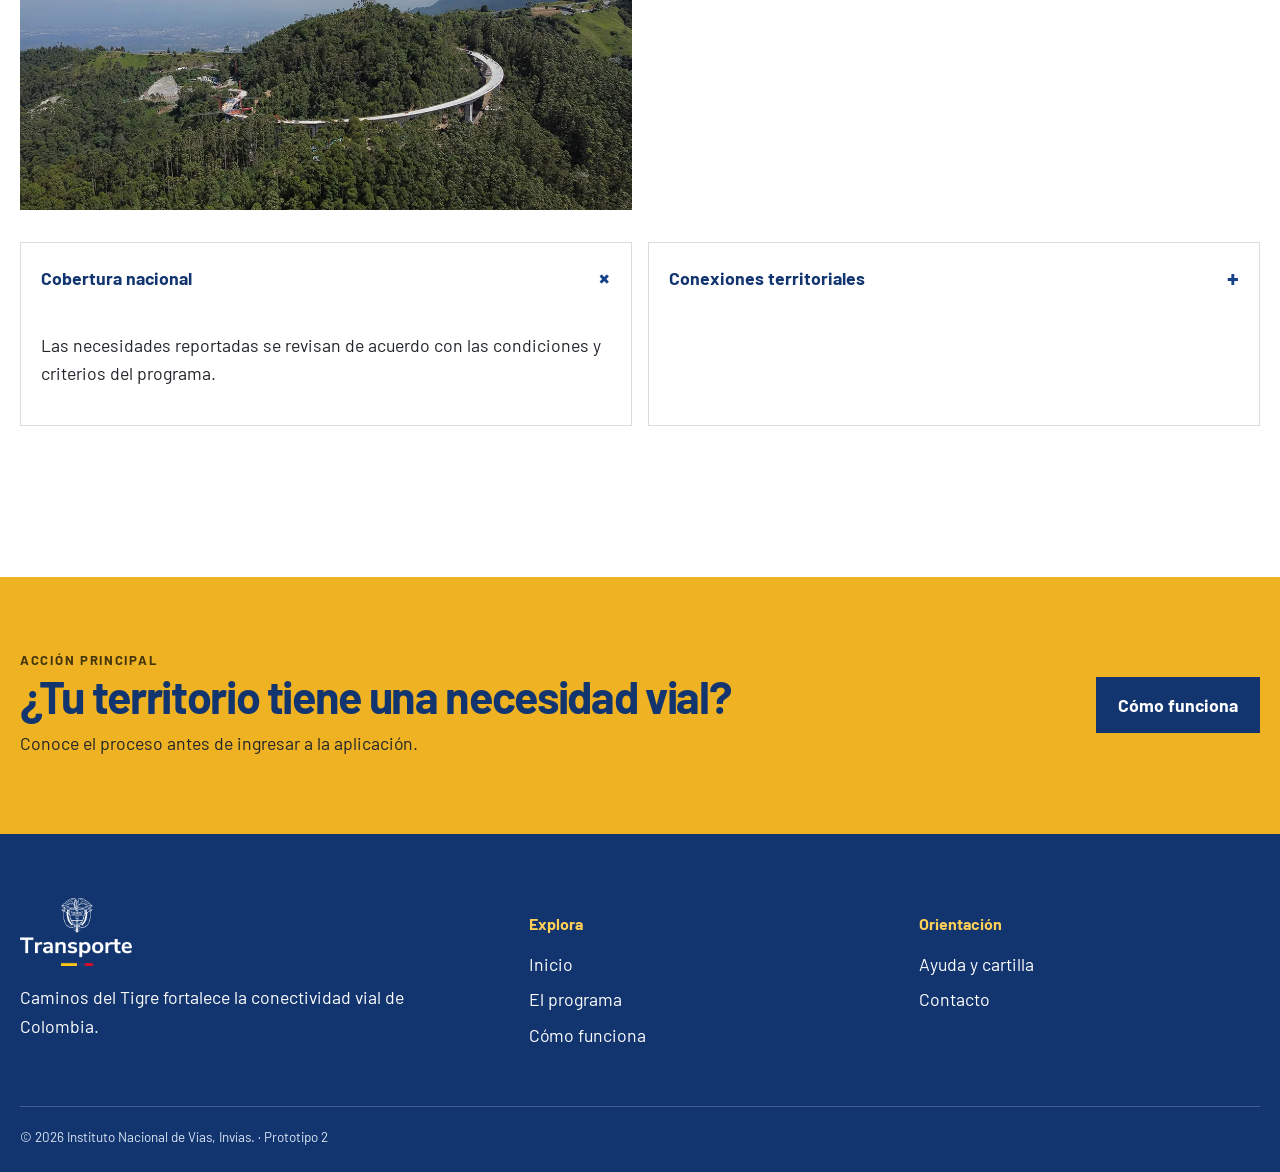
<file: territorio.html>
<!doctype html><html lang="es"><head><meta charset="utf-8"><meta name="viewport" content="width=device-width,initial-scale=1"><title>Territorio · Caminos del Tigre</title><meta name="description" content="Conoce el enfoque territorial y la cobertura de Caminos del Tigre."><link rel="stylesheet" href="v2.css"><script defer src="v2.js"></script></head><body data-page="territorio">
<a class="skip-link" href="#contenido">Saltar al contenido principal</a><div class="institutional"><div class="shell"><strong>GOV.CO</strong><a href="https://www.invias.gov.co/" target="_blank" rel="noopener">Portal institucional ↗</a></div></div><header class="header"><div class="shell header-main"><a class="brand" href="index.html" aria-label="Caminos del Tigre, inicio"><img src="assets/caminos-del-tigre.png" alt="Caminos del Tigre"></a><button class="menu-toggle" type="button" aria-expanded="false" aria-controls="nav">Menú <span aria-hidden="true">☰</span></button><a class="button header-action" href="https://yukon-statement-len-chairman.trycloudflare.com/login" target="_blank" rel="noopener">Registrar una necesidad</a></div><nav class="nav shell" id="nav" aria-label="Navegación principal"><a data-nav="inicio" href="index.html">Inicio</a><a data-nav="programa" href="programa.html">El programa</a><a data-nav="territorio" href="territorio.html">Territorio</a><a data-nav="proceso" href="como-funciona.html">Cómo funciona</a><a data-nav="ayuda" href="ayuda.html">Ayuda</a><a data-nav="contacto" href="contacto.html">Contacto</a></nav></header><div class="tricolor" aria-hidden="true"><i></i><i></i><i></i></div>
<main id="contenido"><section class="page-hero blue-page"><div class="shell"><p class="eyebrow light">Territorio</p><h1>Un país conectado desde sus territorios</h1><p class="lead">Caminos del Tigre tiene alcance nacional y pone especial atención en los caminos rurales y las conexiones que unen comunidades, municipios y regiones.</p></div></section><section class="section"><div class="shell"><div class="heading"><p class="kicker">Infraestructura y comunidad</p><h2>Conexiones que hacen parte de la vida cotidiana</h2></div><div class="photo-mosaic"><figure class="wide"><img src="assets/seleccion-final-landing/06-calzada-calarca-cajamarca.webp" width="1200" height="674" alt="Carretera sinuosa entre campos verdes y viviendas rurales"></figure><figure><img src="assets/seleccion-final-landing/02-comercio-local-campesino.webp" width="1500" height="1000" loading="lazy" alt="Dos mujeres intercambian productos frescos en una plaza de mercado"><figcaption>Comercio local</figcaption></figure><figure><img src="assets/seleccion-final-landing/03-transporte-productos-locales.webp" width="1500" height="1000" loading="lazy" alt="Trabajadores cargan productos en un vehículo"><figcaption>Transporte de productos</figcaption></figure><figure><img src="assets/seleccion-final-landing/09-puente-yarumo-blanco.webp" width="1200" height="674" loading="lazy" alt="Puente elevado que cruza una montaña cubierta de bosque"></figure></div><div class="panels compact-panels"><details open><summary>Cobertura nacional<span aria-hidden="true">+</span></summary><div><p>Las necesidades reportadas se revisan de acuerdo con las condiciones y criterios del programa.</p></div></details><details><summary>Conexiones territoriales<span aria-hidden="true">+</span></summary><div><p>El programa presta especial atención a los caminos rurales y a las conexiones entre comunidades, municipios y regiones.</p></div></details></div></div></section><section class="final-cta"><div class="shell final-cta-inner"><div><p class="kicker dark">Acción principal</p><h2>¿Tu territorio tiene una necesidad vial?</h2><p>Conoce el proceso antes de ingresar a la aplicación.</p></div><a class="button button-dark" href="como-funciona.html">Cómo funciona</a></div></section></main>
<footer class="footer"><div class="shell footer-grid"><div><img src="assets/logo-mintransporte-blanco.png" alt="Ministerio de Transporte"><p>Caminos del Tigre fortalece la conectividad vial de Colombia.</p></div><div><h2>Explora</h2><a href="index.html">Inicio</a><a href="programa.html">El programa</a><a href="como-funciona.html">Cómo funciona</a></div><div><h2>Orientación</h2><a href="ayuda.html">Ayuda y cartilla</a><a href="contacto.html">Contacto</a></div></div><div class="shell footer-bottom">© 2026 Instituto Nacional de Vías, Invías. · Prototipo 2</div></footer></body></html>
</file>
<file: v2.css>
@import url('https://fonts.googleapis.com/css2?family=Barlow:wght@400;500;600;700&display=swap');
:root{--blue:#16418b;--blue-dark:#12356f;--blue-2:#204a91;--yellow:#efb223;--red:#dd1f2d;--warm:#f5f2ed;--gray:#f0f0f0;--ink:#212529;--muted:#58616c;--white:#fff;--line:#d9dce1;--max:1240px;--shadow:0 16px 38px rgba(18,53,111,.12)}
*,*::before,*::after{box-sizing:border-box}html{scroll-behavior:smooth}body{margin:0;color:var(--ink);background:#fff;font-family:Barlow,Inter,"Segoe UI",sans-serif;font-size:clamp(1rem,.96rem + .18vw,1.125rem);line-height:1.6}img{max-width:100%;display:block}a{color:inherit}button{font:inherit}.shell{width:min(calc(100% - 2rem),var(--max));margin-inline:auto}.skip-link{position:fixed;z-index:1000;top:.5rem;left:.5rem;transform:translateY(-160%);padding:.75rem 1rem;background:#fff;color:var(--blue-dark);border:3px solid var(--yellow);font-weight:700}.skip-link:focus{transform:none}.institutional{background:var(--blue-dark);color:#fff;font-size:.86rem}.institutional .shell{min-height:36px;display:flex;align-items:center;justify-content:space-between}.institutional a{text-decoration:none}.header{position:sticky;top:0;z-index:100;background:#fff;border-bottom:1px solid var(--line)}.header-main{min-height:82px;display:flex;align-items:center;gap:2rem}.brand{width:150px}.brand img{width:100%;max-height:64px;object-fit:contain}.header-action{margin-left:auto}.nav{display:flex;align-items:center;justify-content:center;gap:clamp(.7rem,2vw,2.2rem);min-height:48px;border-top:1px solid var(--line)}.nav a{min-height:48px;display:flex;align-items:center;padding:.4rem .2rem;text-decoration:none;font-weight:600;font-size:.94rem}.nav a:hover,.nav a[aria-current="page"]{color:var(--blue);box-shadow:inset 0 -3px 0 var(--yellow)}.menu-toggle{display:none;min-height:44px;border:0;background:transparent;color:var(--blue-dark);font-weight:700}.tricolor{height:5px;display:grid;grid-template-columns:2fr 5fr 1fr}.tricolor i:nth-child(1){background:var(--yellow)}.tricolor i:nth-child(2){background:var(--blue)}.tricolor i:nth-child(3){background:var(--red)}
.button,.text-link{min-height:48px;display:inline-flex;align-items:center;justify-content:center;gap:.55rem;font-weight:700;text-decoration:none}.button{padding:.75rem 1.25rem;background:var(--yellow);color:#27200d;border:2px solid transparent}.button:hover{background:#f5c24f}.button-light{background:#fff;color:var(--blue-dark)}.button-light:hover{background:var(--gray)}.button-dark{background:var(--blue-dark);color:#fff}.button-dark:hover{background:#092857}.text-link{color:var(--blue);justify-content:flex-start}.light-link{color:#fff}:focus-visible{outline:3px solid var(--yellow);outline-offset:3px}
.home-hero{position:relative;min-height:clamp(580px,72vh,780px);display:flex;align-items:center;color:#fff;background-image:linear-gradient(90deg,rgba(8,32,66,.95),rgba(8,32,66,.8) 45%,rgba(8,32,66,.15) 78%),url("assets/seleccion-final-landing/00-HERO-comunidad-y-camino-rural.webp");background-size:cover;background-position:center}.home-hero-inner>div{width:min(58%,720px)}.eyebrow,.kicker{margin:0 0 1rem;color:var(--blue);font-size:.82rem;line-height:1.2;text-transform:uppercase;letter-spacing:.13em;font-weight:700}.home-hero .eyebrow,.light{color:#ffcf58}.home-hero h1,.page-hero h1{margin:0 0 1.5rem;font-size:clamp(2.7rem,5.2vw,5.4rem);line-height:.98;letter-spacing:-.04em}.home-hero h1 em{color:#ffcf58;font-style:normal}.lead{max-width:64ch;margin:0;font-size:clamp(1.08rem,1rem + .35vw,1.32rem);line-height:1.55}.dark-lead{color:#414952}.hero-actions{display:flex;gap:1rem;flex-wrap:wrap;margin-top:2rem}.photo-credit{position:absolute;right:max(1rem,calc((100vw - var(--max))/2));bottom:1rem;font-size:.75rem}.section{padding:clamp(4.5rem,8vw,7.5rem) 0}.warm{background:var(--warm)}.heading{max-width:780px;margin-bottom:2.5rem}.heading h2,.final-cta h2,.manual-card h2,.contact-card h2{margin:.2rem 0 1rem;color:var(--blue-dark);font-size:clamp(2rem,3.5vw,3.8rem);line-height:1.08;letter-spacing:-.03em}.heading p{color:#454d55}.route-grid{display:grid;grid-template-columns:1fr 1fr;gap:1.5rem}.route-card{padding:clamp(1.5rem,4vw,3rem);background:#fff;border-top:6px solid var(--yellow)}.route-card>span{color:var(--blue);font-weight:700}.route-card h3{margin:.6rem 0;font-size:clamp(1.5rem,2.4vw,2.3rem);line-height:1.15;color:var(--blue-dark)}.route-card-blue{background:var(--blue);color:#fff;border-top-color:#fff}.route-card-blue h3{color:#fff}.intro-grid,.page-hero-grid{display:grid;grid-template-columns:1fr minmax(330px,.7fr);gap:clamp(3rem,8vw,7rem);align-items:center}.feature-photo{position:relative;margin:0;aspect-ratio:4/3;overflow:hidden}.feature-photo img{width:100%;height:100%;object-fit:cover}.feature-photo figcaption,.photo-mosaic figcaption{position:absolute;bottom:0;left:0;padding:.65rem .9rem;background:var(--blue);color:#fff;font-size:.82rem;font-weight:700}.final-cta{padding:clamp(3rem,6vw,5rem) 0;background:var(--yellow)}.final-cta-inner{display:grid;grid-template-columns:1fr auto;align-items:center;gap:2rem}.final-cta h2{margin-bottom:.5rem}.final-cta p{margin:0}.kicker.dark{color:#44360c}
.page-hero{padding:clamp(3.5rem,7vw,6.5rem) 0}.page-hero h1{color:var(--blue-dark);max-width:14ch}.blue-page{background:var(--blue);color:#fff}.blue-page h1{color:#fff}.panels{display:grid;grid-template-columns:repeat(3,1fr);gap:1rem;margin-bottom:3rem}.panels details{border:1px solid var(--line);background:#fff}.panels summary{min-height:70px;display:flex;align-items:center;justify-content:space-between;gap:1rem;padding:1rem 1.25rem;list-style:none;cursor:pointer;color:var(--blue-dark);font-weight:700}.panels summary::-webkit-details-marker{display:none}.panels summary span{color:var(--blue);font-size:1.5rem}.panels details[open] summary span{transform:rotate(45deg)}.panels details>div{padding:0 1.25rem 1.25rem}.compact-panels{grid-template-columns:1fr 1fr;margin-top:2rem}.benefit-grid{display:grid;grid-template-columns:repeat(3,1fr);gap:1px;background:var(--line)}.benefit-grid article{padding:2rem;background:var(--warm)}.benefit-grid article>span{font-size:1.6rem;color:var(--blue)}.benefit-grid h3{margin:.5rem 0;color:var(--blue-dark)}.photo-mosaic{display:grid;grid-template-columns:repeat(2,1fr);grid-auto-rows:280px;gap:1rem}.photo-mosaic figure{position:relative;margin:0;overflow:hidden;background:var(--gray)}.photo-mosaic .wide{grid-column:1/-1}.photo-mosaic img{width:100%;height:100%;object-fit:cover}
.process-layout{display:grid;grid-template-columns:minmax(220px,.36fr) 1fr;gap:2rem;align-items:start}.process-index{display:grid;border:1px solid var(--line)}.process-tab{min-height:52px;padding:.8rem 1rem;text-align:left;background:#fff;border:0;border-bottom:1px solid var(--line);cursor:pointer;color:var(--blue-dark);font-weight:600}.process-tab:last-child{border-bottom:0}.process-tab:hover,.process-tab.active{background:var(--blue);color:#fff}.process-panel{display:none;min-height:370px;padding:clamp(2rem,6vw,5rem);background:var(--warm);border-top:7px solid var(--yellow)}.process-panel.active{display:block}.process-panel>span{font-size:clamp(3rem,8vw,6.5rem);font-weight:700;line-height:1;color:var(--yellow)}.process-panel h2{margin:.75rem 0;color:var(--blue-dark);font-size:clamp(2rem,4vw,3.6rem);line-height:1.08}.notice{margin:2rem 0 0;padding:1rem 1.25rem;border-left:5px solid var(--yellow);background:#f9f4e8}.help-grid,.contact-grid{display:grid;grid-template-columns:.78fr 1.22fr;gap:clamp(2rem,7vw,6rem);align-items:start}.manual-card{padding:clamp(2rem,5vw,4rem);background:var(--blue);color:#fff}.manual-card h2{color:#fff}.manual-card ul{padding-left:1.2rem;margin-bottom:2rem}.manual-card .button{width:100%}.contact-card{padding:clamp(2rem,5vw,4rem);background:var(--warm);border-top:6px solid var(--yellow)}.link-list{display:grid;border-top:1px solid var(--line)}.link-list a{display:flex;justify-content:space-between;gap:2rem;padding:1.25rem 0;border-bottom:1px solid var(--line);text-decoration:none}.link-list a:hover strong{color:var(--blue)}.link-list span{color:var(--muted);text-align:right}
.footer{padding:4rem 0 1.5rem;background:var(--blue-dark);color:#fff}.footer-grid{display:grid;grid-template-columns:1.35fr 1fr 1fr;gap:3rem}.footer img{max-width:210px;max-height:68px;object-fit:contain;object-position:left}.footer h2{font-size:1rem;color:#ffcf58}.footer a{display:block;margin:.45rem 0;text-decoration:none}.footer a:hover{text-decoration:underline}.footer-bottom{margin-top:3rem;padding-top:1.25rem;border-top:1px solid #ffffff35;font-size:.84rem;color:#dbe4f4}
@media(max-width:900px){.header-main{min-height:74px}.brand{width:130px}.header-action{display:none}.menu-toggle{display:inline-flex;align-items:center;gap:.5rem;margin-left:auto}.nav{position:absolute;left:0;right:0;top:100%;display:none;flex-direction:column;align-items:stretch;gap:0;width:100%;padding:1rem;background:#fff;box-shadow:var(--shadow)}.nav.open{display:flex}.nav a{padding:.8rem 1rem}.nav a[aria-current="page"]{background:#f6f7f9;box-shadow:inset 4px 0 0 var(--yellow)}.home-hero-inner>div{width:75%}.route-grid,.intro-grid,.page-hero-grid,.help-grid,.contact-grid{grid-template-columns:1fr}.panels{grid-template-columns:1fr}.benefit-grid{grid-template-columns:1fr}.process-layout{grid-template-columns:1fr}.process-index{grid-template-columns:repeat(2,1fr)}.process-tab{border-right:1px solid var(--line)}.final-cta-inner{grid-template-columns:1fr}.footer-grid{grid-template-columns:1fr 1fr}}
@media(max-width:600px){.shell{width:min(calc(100% - 1.5rem),var(--max))}.home-hero{min-height:650px;background-image:linear-gradient(90deg,rgba(8,32,66,.95),rgba(8,32,66,.75)),url("assets/seleccion-final-landing/00-HERO-comunidad-y-camino-rural.webp");background-position:62% center}.home-hero-inner>div{width:100%}.hero-actions{align-items:stretch}.hero-actions .button{width:100%}.route-grid,.compact-panels{grid-template-columns:1fr}.photo-mosaic{grid-template-columns:1fr;grid-auto-rows:220px}.photo-mosaic .wide{grid-column:auto}.process-index{grid-template-columns:1fr 1fr}.process-tab{font-size:.88rem}.process-panel{min-height:420px}.footer-grid{grid-template-columns:1fr}.link-list a{display:grid;gap:.25rem}.link-list span{text-align:left}}
@media(prefers-reduced-motion:reduce){html{scroll-behavior:auto}}
</file>
